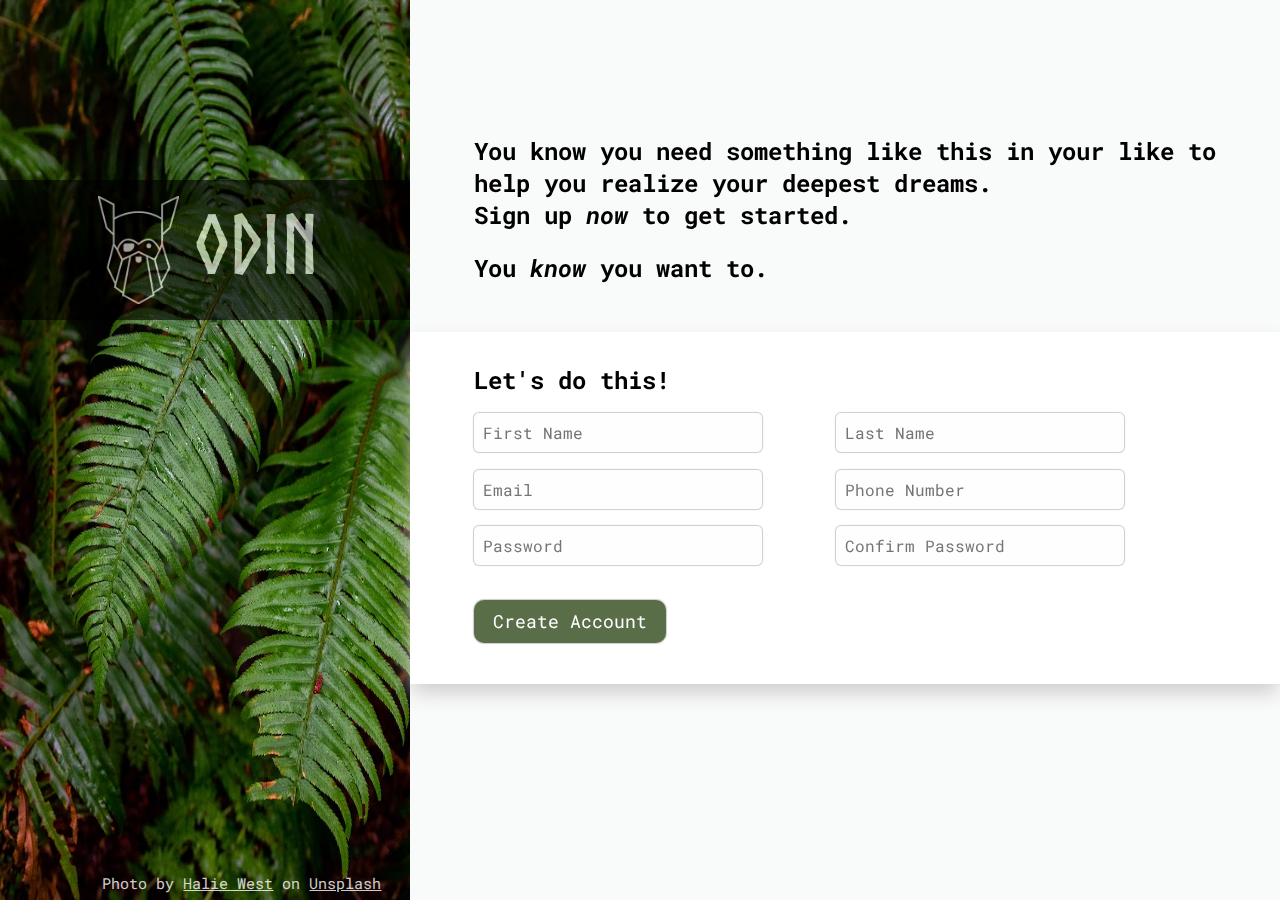
<file: index.html>
<!DOCTYPE html>

<html lang="en">

<head>
    <meta charset="UTF-8">
    <meta http-equiv="X-UA-Compatible" content="IE=edge">
    <meta name="viewport" content="width=device-width, initial-scale=1.0">
    <title>Login Form</title>
    <link rel="stylesheet" href="main.css">

</head>

<body>

    <main class="form-area">

        
        <img src="background\\bg.avif" alt="plant" id="plant">

        <div class="logo">
            <img src="background\\odin-lined.png" alt="logo" id="logo">
            <h1 id="logoHeading">ODIN</h1>
        </div>
            
        <p id="cred">Photo by <a href="https://unsplash.com/photos/25xggax4bSA">Halie West</a> on <a href="https://unsplash.com">Unsplash</a></p>
        
        <div class="login-area">
            <div class="paras">
                <h2>You know you need something like this in your like to help you realize your deepest dreams.</h2>
                <h2>Sign up <em>now</em> to get started.</h2>
                <br>
                <h2>You <em>know</em> you want to.</h2>
            </div>
    
            <div class="form-body">
                <h2>Let's do this!</h2>
    
                <form action="post">
                    <div class="inputs">

                        <div id="name">
                            <input type="text" placeholder="First Name" required>
                            <input type="text" placeholder="Last Name">
                        </div> 
        
                        <div id="otherinfo">
                            <input type="email" placeholder="Email" required>
                            <input type="text" placeholder="Phone Number" required>
                        </div> 
        
                        <div id="pass">
                            <input type="password" placeholder="Password" required>
                            <input type="password" placeholder="Confirm Password" required>
                        </div> 

                    </div>
                    <input type="submit" value="Create Account" id="submit">

                </form>
                
    
            </div>

            
        </div>

    </main>

    
</body>
</html>
</file>
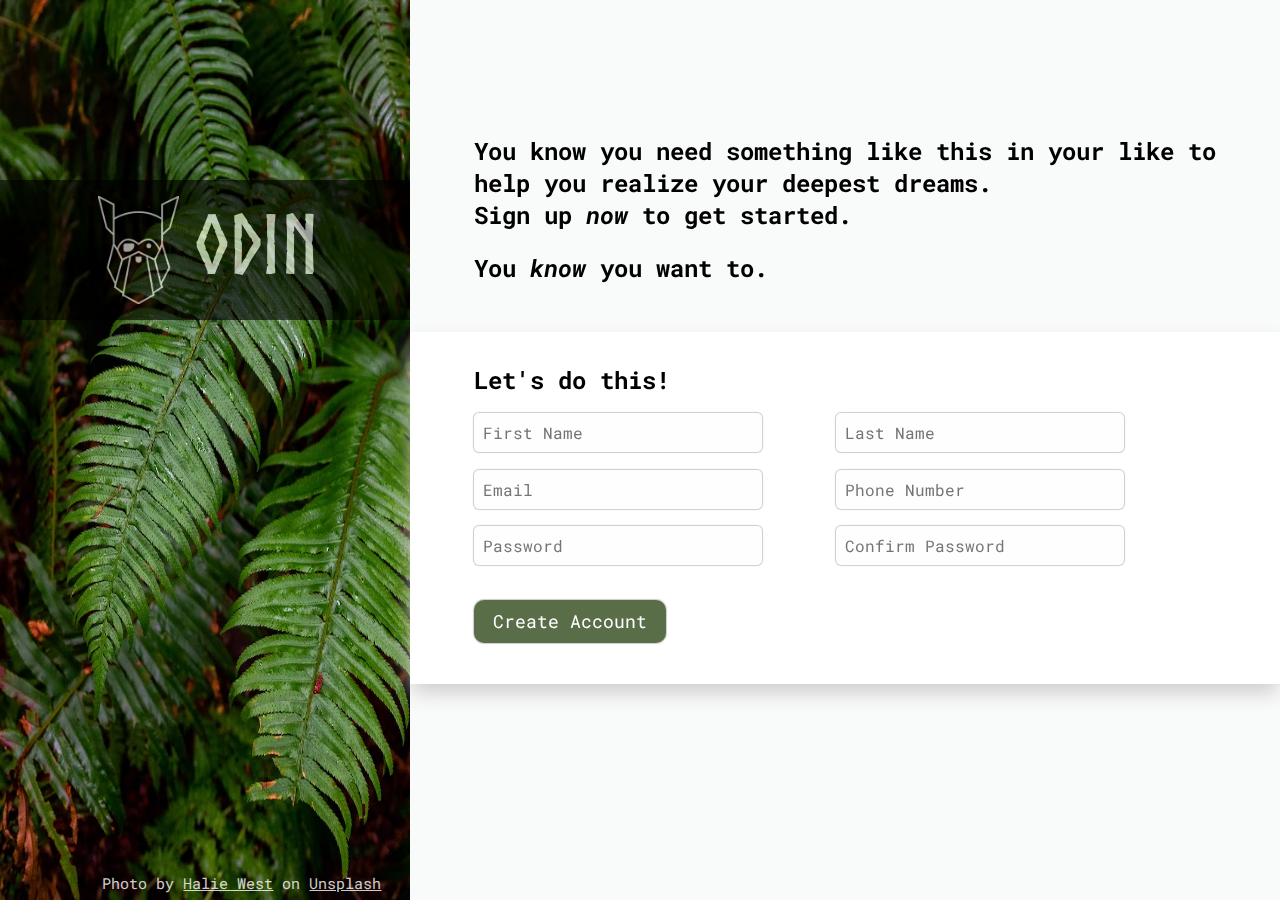
<file: main.html>
<!DOCTYPE html>

<html lang="en">

<head>
    <meta charset="UTF-8">
    <meta http-equiv="X-UA-Compatible" content="IE=edge">
    <meta name="viewport" content="width=device-width, initial-scale=1.0">
    <title>Login Form</title>
    <link rel="stylesheet" href="main.css">

</head>

<body>

    <main class="form-area">

        
        <img src="background\\bg.avif" alt="plant" id="plant">

        <div class="logo">
            <img src="background\\odin-lined.png" alt="logo" id="logo">
            <h1 id="logoHeading">ODIN</h1>
        </div>
            
        <p id="cred">Photo by <a href="https://unsplash.com/photos/25xggax4bSA">Halie West</a> on <a href="https://unsplash.com">Unsplash</a></p>
        
        <div class="login-area">
            <div class="paras">
                <h2>You know you need something like this in your like to help you realize your deepest dreams.</h2>
                <h2>Sign up <em>now</em> to get started.</h2>
                <br>
                <h2>You <em>know</em> you want to.</h2>
            </div>
    
            <div class="form-body">
                <h2>Let's do this!</h2>
    
                <form action="post">
                    <div class="inputs">

                        <div id="name">
                            <input type="text" placeholder="First Name" required>
                            <input type="text" placeholder="Last Name">
                        </div> 
        
                        <div id="otherinfo">
                            <input type="email" placeholder="Email" required>
                            <input type="text" placeholder="Phone Number" required>
                        </div> 
        
                        <div id="pass">
                            <input type="password" placeholder="Password" required>
                            <input type="password" placeholder="Confirm Password" required>
                        </div> 

                    </div>
                    <input type="submit" value="Create Account" id="submit">

                </form>
                
    
            </div>

            
        </div>

    </main>

    
</body>
</html>
</file>
<file: main.css>
@import url('https://fonts.googleapis.com/css2?family=Roboto+Mono:wght@100;400&display=swap');


*{
    margin: 0;
    padding: 0;
    font-family: 'Roboto Mono', monospace, "Helvatica";
}

@font-face {
    font-family: "Norse";
    src: url(font\\Norse-Bold.otf);
}

body{
    background-color: #f9fbfa;
}


.form-area{
    display: flex;
    flex-direction: row;
    max-width: 100%;
    max-height: 100%;
    
}

#cred{
    position: fixed;
    color: white;
    margin-top: 97vh;
    font-size: 15px;
    opacity: 80%;
    margin-left: 8vw;
    margin-right: 70vw;
}

a{
    color: white;
}

#plant{
    width: 32vw;
    height: 100vh;
    position: fixed;
}


.logo{
    display: flex;
    position: fixed;
    background-color: black;
    opacity: 60%;
    width: 32vw;
    margin-top: 20vh;
}

#logo{
    height: 12vh;
    padding: 1rem;
    align-items: center;
    margin-left: 20%;
    color: white;
}

#logoHeading{
    font-family: "Norse";
    color: white;
    font-size: 9vh;
    margin-top: 2.5vh;
    align-items: center;
}


.login-area{
    position: sticky;
    display: flex;
    flex-direction: column;
    margin-top: 15vh;
    margin-bottom: 20vh;
    margin-left: 32vw;
}


h2, input, label{
    margin-left: 4rem;
}


.form-body{
    margin-top: 3rem;
    background-color: #ffffff;    ;
    border-color:#ffffff;
    padding-top: 2rem;
    padding-bottom: 2rem;
    box-shadow: 0 10px 20px -2px rgb(206, 202, 202);
}

input{
    width: 30vh;
    background-color: #fffefe;
    box-shadow: 0px 0px 1px 1px rgba(0, 0, 0, 0.2);
    border-radius: 5px;
    padding: 1vh;
    margin-top: 2%;
    border: none;
    font-size: medium;
}

input:focus {
    outline-color: #708ee3;
    box-shadow: 0px 0px 12px 1px rgba(0, 0, 0, 0.2);
}

#submit{
    margin-top: 4%;
    margin-bottom: 1%;
    width: 12rem;
    background-color: #596D48;
    color: white;
    border-radius: 10px;
    padding: 10px;
    font-size: 1.1rem;
}
</file>
